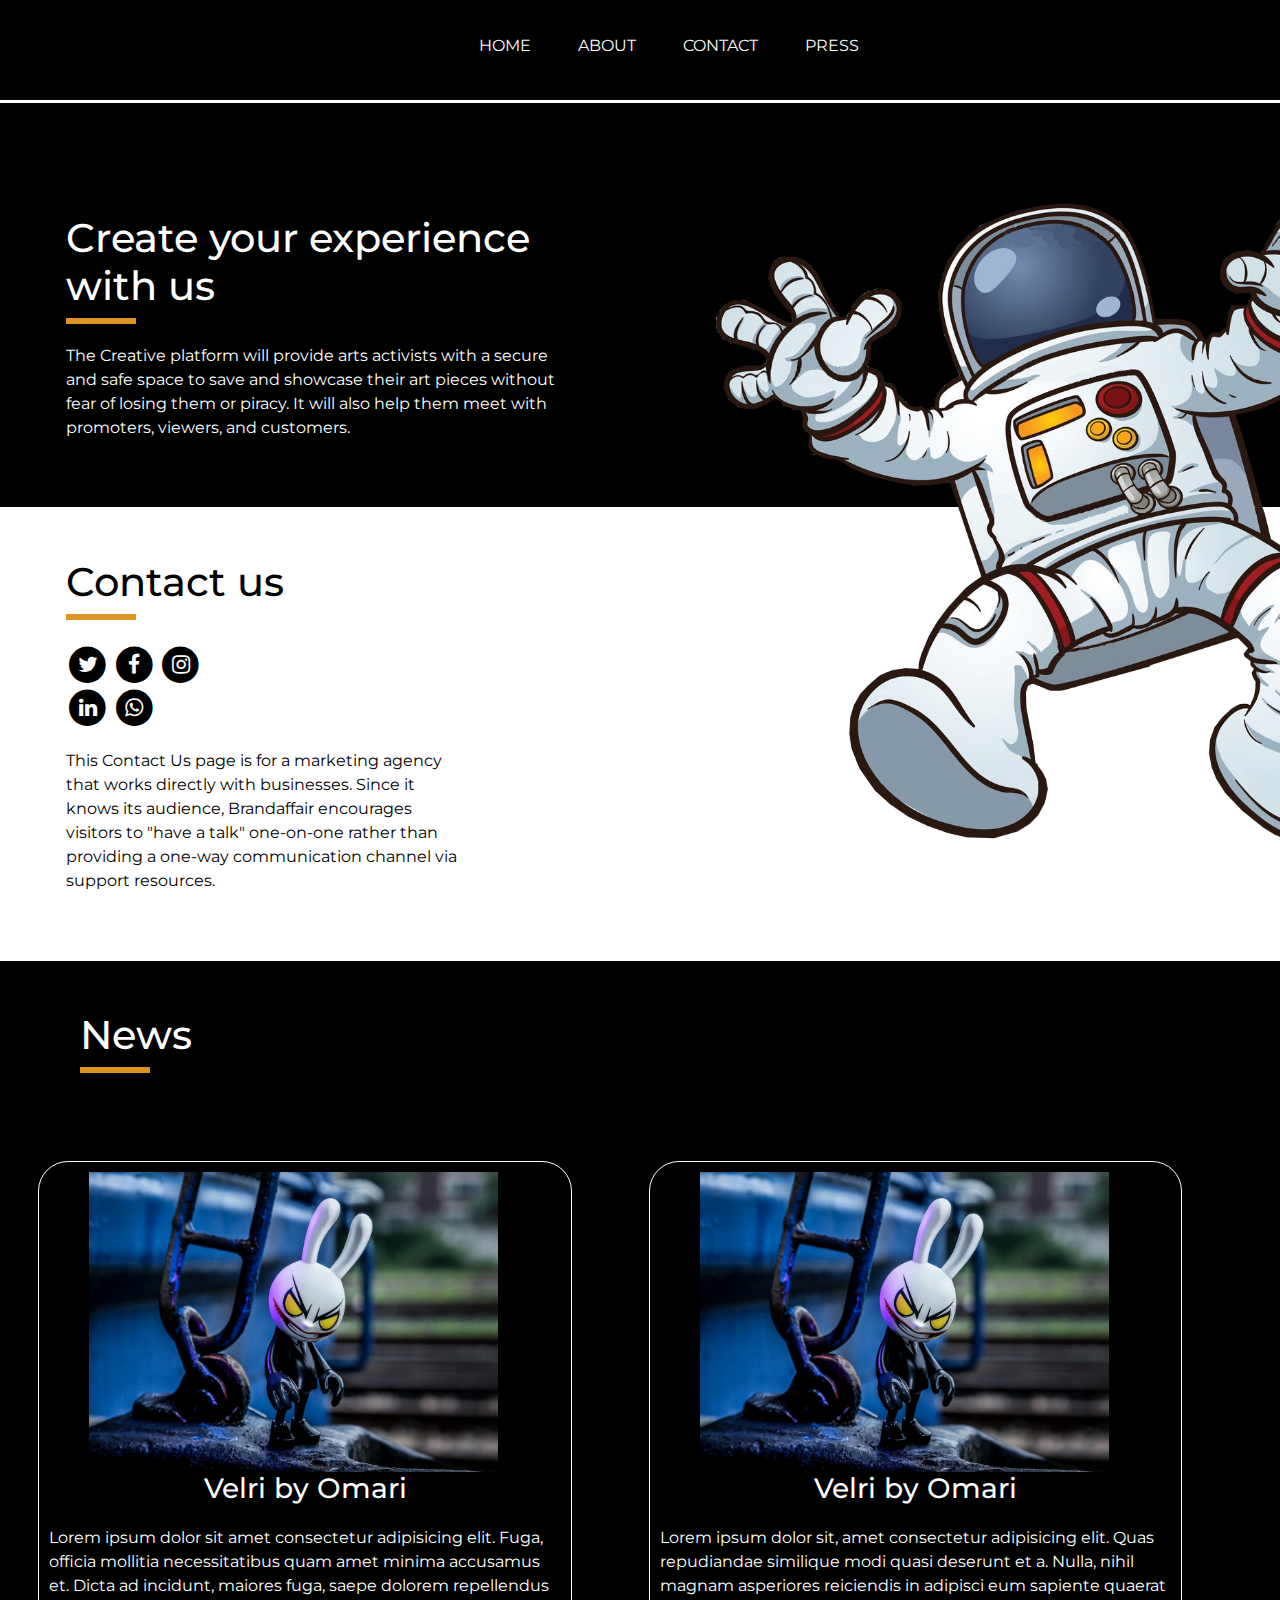
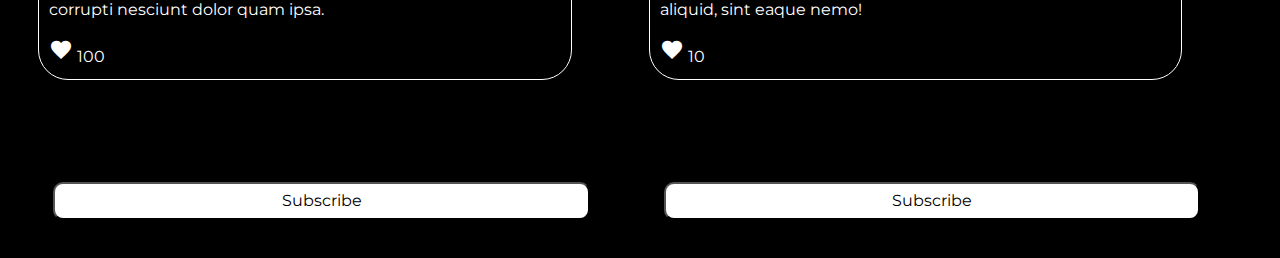
<file: about.html>
<!doctype html>
<html lang="en">
  <head>
    <!-- Required meta tags -->
    <meta charset="utf-8">
    <meta name="viewport" content="width=device-width, initial-scale=1, shrink-to-fit=no">
    <link rel="preconnect" href="https://fonts.googleapis.com">
    <link rel="preconnect" href="https://fonts.gstatic.com" crossorigin>
    <link href="https://fonts.googleapis.com/css2?family=Montserrat:wght@500&display=swap" rel="stylesheet">
    <!-- Bootstrap CSS -->
    <link rel="stylesheet" href="https://cdnjs.cloudflare.com/ajax/libs/font-awesome/4.7.0/css/font-awesome.min.css">
    <link rel="stylesheet" href="https://cdn.jsdelivr.net/npm/bootstrap@4.4.1/dist/css/bootstrap.min.css" integrity="sha384-Vkoo8x4CGsO3+Hhxv8T/Q5PaXtkKtu6ug5TOeNV6gBiFeWPGFN9MuhOf23Q9Ifjh" crossorigin="anonymous">

    <link rel="stylesheet" href="https://fonts.googleapis.com/css2?family=Material+Symbols+Outlined:opsz,wght,FILL,GRAD@20..48,100..700,0..1,-50..200" />
    <style>
        body{
            background-color: black;
            color: white;
            font-family: 'Montserrat', sans-serif;
        }
        .nav {
            margin-top: 2%;
            margin-bottom: 2.5%;
            border-radius: 0;
            background-color: black;
            color: white;
            border-color: white;
            text-align: center;
            margin-left: 35%;
          }
          
          .nav a{
              padding-bottom: 10px;
              margin-left: 15px;
              position: relative;
              text-decoration: none;
              color: white;
          }
          .nav a::before{
              content: '';
              position: absolute;
              width: 100%;
              height: 2.2px;
              border-radius: 40px;
              background-color: white;
              bottom: 0;
              left: 0;
              transform-origin: right;
              transform: scaleX(0);
              transition: transform .2s ease-in-out;
          }
          
          .nav a:hover::before {
              transform-origin: left;
              transform: scaleX(1);
            }
          


          .new1 {
            border-top: 3px solid white;
            margin-bottom: 60px;
          }

          
          .new2 {
            border-top: 6px solid #DF9322;
            margin-bottom: 60px;
            max-width: 70px;
            margin: 0px;
          }


          .thumbnail{
            margin-left: 40px;
          }

          p{
            margin-top: 20px;
            text-align: left;
          }

          #img1{
            position: absolute;
            width: 703px;
            height: 670px;
            left: 80px;
            top: 12px;
          }

          #comments{
            margin-top: 2%;
            border-style: solid;
            border-width: 1px;
            border-radius: 30px;
            border-color: white;
            padding: 10px;
          }

          .material-symbols-outlined {
            font-variation-settings:
            'FILL' 2,
            'wght' 400,
            'GRAD' 0,
            'opsz' 48
          }


          button{
            margin-top: 5%;
            background-color: white;
            padding-left: 45%;
            padding-right: 45%;
            padding-top: 1%;
            padding-bottom: 1%;
            border-radius: 10px;           
          }

          #popUpYes {
            background-color: rgb(255, 255, 255);
            color: #000000;
          }
          
          #popUpYes:hover {
            background-color: rgb(0, 0, 0);
            color: white;
          }



          .grow img{
            transition: 1s ease;
            }
            
          .grow img:hover{
            -webkit-transform: scale(1.2);
            -ms-transform: scale(1.2);
            transform: scale(1.2);
            transition: 1s ease;
            }
            

    </style>

    <title>About</title>
  </head>
  <body>
    <h1></h1>
    <div class="main-nav">
        <nav class="nav">
            <a class="nav-link" href="#">HOME</a>
            <a class="nav-link" href="#">ABOUT</a>
            <a class="nav-link" href="#">CONTACT</a>
            <a class="nav-link" href="#">PRESS</a>    
    </nav>
    </div>


    <hr class="new1">

        <div class="container-fluid">
            <div class="row">
              <div class="col-md-5" style="margin: 4%;">
                <h1>Create your experience with us</h1>
                <hr class="new2">
                <p style="text-align:left;">The Creative platform will provide arts activists with a secure and safe space to save and showcase their art pieces without fear of losing them or piracy. It will also help them meet with promoters, viewers, and customers.</p>
              </div>
              <div class="col-md-6">
                <!-- <img src="images/a2.png" alt=""> -->
                <div class="grow">
                  <img src="images/a1.png" alt="" id="img1">
                </div>
              </div>
            </div>

            <div class="row" style="background-color: white; color: black">
              <div class="col-md-4" style="margin: 4%;">
                <h1>Contact us</h1>
                <hr class="new2"><br>
                <span class="fa-stack fa-lg">
                  <i class="fa fa-circle fa-stack-2x"></i>
                  <i class="fa fa-twitter fa-stack-1x fa-inverse"></i>
                </span>
                <span class="fa-stack fa-lg">
                  <i class="fa fa-circle fa-stack-2x"></i>
                  <i class="fa fa-facebook fa-stack-1x fa-inverse"></i>
                </span>
                <span class="fa-stack fa-lg">
                  <i class="fa fa-circle fa-stack-2x"></i>
                  <i class="fa fa-instagram fa-stack-1x fa-inverse"></i>
                </span><br>
                <span class="fa-stack fa-lg">
                  <i class="fa fa-circle fa-stack-2x"></i>
                  <i class="fa fa-linkedin fa-stack-1x fa-inverse"></i>
                </span>
                <span class="fa-stack fa-lg">
                  <i class="fa fa-circle fa-stack-2x"></i>
                  <i class="fa fa-whatsapp fa-stack-1x fa-inverse"></i>
                </span><br>
                <p>This Contact Us page is for a marketing agency that works directly with businesses. Since it knows its audience, Brandaffair encourages visitors to "have a talk" one-on-one rather than providing a one-way communication channel via support resources.</p>
              </div>
            </div>


            <div class="row" style="margin: 4%;">
              <div class="col-md-6" >
                <h1>News</h1>
                <hr class="new2">
              </div>
              <div class="col-md-6">
              </div>
            </div>

            <div class="row">
              <div class="col-md-5" id="comments" style="margin: 3%;">
                <img src="images/a3.png" class="thumbnail" style="height: 300px; width:80%" alt="Cinque Terre"> 
                <h3 style="text-align: center;">Velri by Omari</h3>
                <p>Lorem ipsum dolor sit amet consectetur adipisicing elit. Fuga, officia mollitia necessitatibus quam amet minima accusamus et. Dicta ad incidunt, maiores fuga, saepe dolorem repellendus corrupti nesciunt dolor quam ipsa.</p>
                <span class="material-symbols-outlined">
                  favorite
                </span> 100
              </div>
              <div class="col-md-5" style="margin: 3%;" id="comments">
                <img src="images/a3.png" class="thumbnail" style="height: 300px; width:80%" alt="Cinque Terre"> 
                <h3 style="text-align: center;">Velri by Omari</h3>
                <p>Lorem ipsum dolor sit, amet consectetur adipisicing elit. Quas repudiandae similique modi quasi deserunt et a. Nulla, nihil magnam asperiores reiciendis in adipisci eum sapiente quaerat aliquid, sint eaque nemo!</p>
                <span class="material-symbols-outlined">
                  favorite
                </span> 10
              </div>
            </div> 
            <div class="row">
            <div class="col-md-5" style="margin: 3%;">
              <button type="submit" id="popUpYes">Subscribe</button>
            </div>
            <div class="col-md-5" style="margin: 3%;" >
              <button type="submit" id="popUpYes">Subscribe</button>
            </div>
          </div> 

            



        </div>
        
 
      </div>
    </body>
  </html>

    <!-- Optional JavaScript -->
    <!-- jQuery first, then Popper.js, then Bootstrap JS -->
    <script src="https://code.jquery.com/jquery-3.4.1.slim.min.js" integrity="sha384-J6qa4849blE2+poT4WnyKhv5vZF5SrPo0iEjwBvKU7imGFAV0wwj1yYfoRSJoZ+n" crossorigin="anonymous"></script>
    <script src="https://cdn.jsdelivr.net/npm/popper.js@1.16.0/dist/umd/popper.min.js" integrity="sha384-Q6E9RHvbIyZFJoft+2mJbHaEWldlvI9IOYy5n3zV9zzTtmI3UksdQRVvoxMfooAo" crossorigin="anonymous"></script>
    <script src="https://cdn.jsdelivr.net/npm/bootstrap@4.4.1/dist/js/bootstrap.min.js" integrity="sha384-wfSDF2E50Y2D1uUdj0O3uMBJnjuUD4Ih7YwaYd1iqfktj0Uod8GCExl3Og8ifwB6" crossorigin="anonymous"></script>
  </body>
</html>
</file>
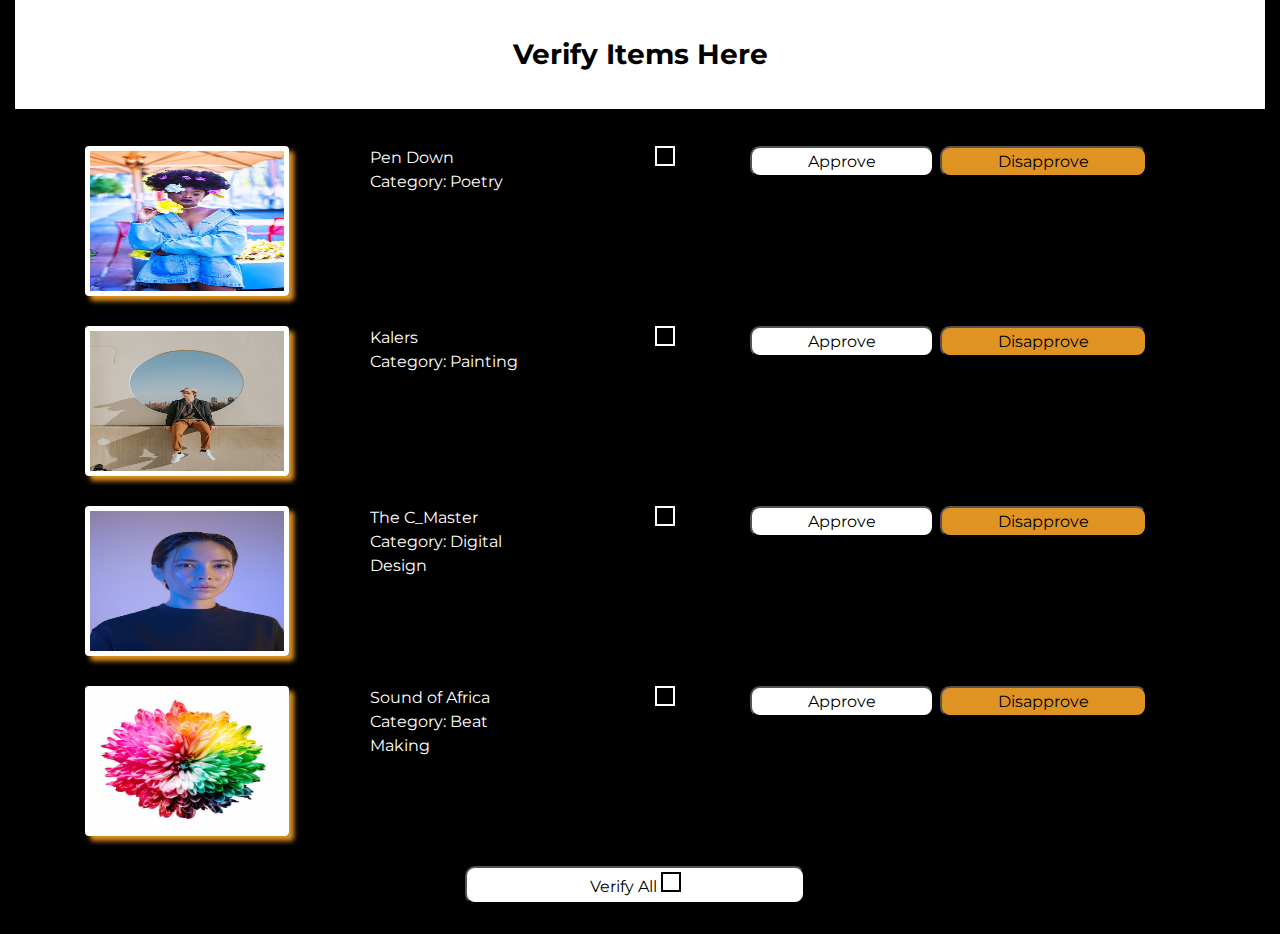
<file: adminverification.html>
<!doctype html>
<html lang="en">
  <head>
    <!-- Required meta tags -->
    <meta charset="utf-8">
    <meta name="viewport" content="width=device-width, initial-scale=1, shrink-to-fit=no">
    <link rel="preconnect" href="https://fonts.googleapis.com">
    <link rel="preconnect" href="https://fonts.gstatic.com" crossorigin>
    <link href="https://fonts.googleapis.com/css2?family=Montserrat:wght@500&display=swap" rel="stylesheet">

    <!-- Bootstrap CSS -->
    <link rel="stylesheet" href="https://cdn.jsdelivr.net/npm/bootstrap@4.4.1/dist/css/bootstrap.min.css" integrity="sha384-Vkoo8x4CGsO3+Hhxv8T/Q5PaXtkKtu6ug5TOeNV6gBiFeWPGFN9MuhOf23Q9Ifjh" crossorigin="anonymous">
    <style>
        body{
            background: #000000;
            color: white;
            font-family: 'Montserrat', sans-serif;
        }          


          .new1 {
            border-top: 3px solid white;
            margin-bottom: 60px;
          }

          img{
            border: 5px solid white;
            border-radius: 20px;
            box-shadow: 5px 5px 5px #DF9322;
            -moz-box-shadow: 5px 5px 5px #DF9322;
            -webkit-box-shadow: 5px 5px 5px #DF9322;
            -khtml-box-shadow: 5px 5px 5px ;
          }

          .nopadding{
            margin-bottom: 30px;
          }

          h3{
            color: black;
            background-color: white;
            padding: 3%;
            margin-bottom: 3%;
            text-align: center;
            font-weight: bolder;
          }

          button{
            background-color: white;
            padding-left: 35%;
            padding-right: 35%;
            padding-top: 1%;
            padding-bottom: 1%;
            border-radius: 10px;
            
          }

          #popUpYes2{
            background-color: #DF9322;
          }

          input[type="checkbox"] {
            appearance: none;
            width: 20px;
            height: 20px;
            border: 2px solid #ffffff;
            background-clip: content-box;
            padding: 3px;
        }
        
        input[type="checkbox"]:checked {
            background-color: #ffffff;
        }

        #input1[type="checkbox"] {
            appearance: none;
            width: 20px;
            height: 20px;
            border: 2px solid #000000;
            background-clip: content-box;
            padding: 3px;
        }
        
        #input1[type="checkbox"]:checked {
            background-color: #000000;
        }


    </style>

    <title>Admin Verification</title>
  </head>
  <body>


    <div class="container-fluid">
        <div class="row">
          <div class="col-md-12">
            <h3>Verify Items Here</h3>
          </div>
        </div>
    </div>



    <div class="container nopadding">
        <div class="row">
          <div class="col-md-3">
            <img src="images/eight.png" class="rounded float-left" style="height: 150px; width: 80%">          </div>
          <div class="col-md-2">
            <p>Pen Down <br> Category: Poetry</p>
          </div>
          <div class="col-md-1">
          </div>
          <div class="col-md-1">
            <input type="checkbox" value="Apple" />
          </div>
          <div class="col-md-2">
            <button type="submit" id="popUpYes1">Approve</button>
          </div>
          <div class="col-md-2">
            <button type="submit" id="popUpYes2">Disapprove</button>
          </div>

        </div>
    </div>

    <div class="container nopadding">
        <div class="row">
          <div class="col-md-3">
            <img src="images/nine.png" class="rounded float-left" style="height: 150px; width: 80%">          </div>
          <div class="col-md-2">
            <p>Kalers <br>
              Category: Painting</p>
          </div>
          <div class="col-md-1">
        </div>
        <div class="col-md-1">
          <input type="checkbox" value="Apple" />
        </div>
        <div class="col-md-2">
          <button type="submit" id="popUpYes1">Approve</button>
        </div>
        <div class="col-md-2">
          <button type="submit" id="popUpYes2">Disapprove</button>
        </div>

        </div>
    </div>


    <div class="container nopadding">
        <div class="row">
          <div class="col-md-3">
            <img src="images/ten.png" class="rounded float-left" style="height: 150px; width: 80%">          </div>
          <div class="col-md-2">
            <p>The C_Master <br>
              Category: Digital Design</p>
          </div>
          <div class="col-md-1">
        </div>
        <div class="col-md-1">
          <input type="checkbox" value="Apple" />
        </div>
        <div class="col-md-2">
          <button type="submit" id="popUpYes1">Approve</button>
        </div>
        <div class="col-md-2">
          <button type="submit" id="popUpYes2">Disapprove</button>
        </div>

        </div>
    </div>

    <div class="container nopadding">
        <div class="row">
          <div class="col-md-3 no">
            <img src="images/eleven.png" class="rounded float-left" style="height: 150px; width: 80%">          </div>
          <div class="col-md-2">
            <p>Sound of Africa <br>
              Category:  Beat Making</p>
          </div>
          <div class="col-md-1">
        </div>
        <div class="col-md-1">
          <input type="checkbox" value="Apple" />
        </div>
        <div class="col-md-2">
          <button type="submit" id="popUpYes1">Approve</button>
        </div>
        <div class="col-md-2">
          <button type="submit" id="popUpYes2">Disapprove</button>
        </div>
        </div>
    </div>

    <div class="container nopadding">
        <div class="row">
        <div class="col-md-4">
        </div>
        <div class="col-md-4">
          <button type="submit" id="popUpYes1">Verify All  <input type="checkbox" value="Apple" id="input1"/>
          </button>
        </div>
        <div class="col-md-4">
        </div>  
        </div>
    </div>



      </div>
    </body>
  </html>

    <!-- Optional JavaScript -->
    <!-- jQuery first, then Popper.js, then Bootstrap JS -->
    <script src="https://code.jquery.com/jquery-3.4.1.slim.min.js" integrity="sha384-J6qa4849blE2+poT4WnyKhv5vZF5SrPo0iEjwBvKU7imGFAV0wwj1yYfoRSJoZ+n" crossorigin="anonymous"></script>
    <script src="https://cdn.jsdelivr.net/npm/popper.js@1.16.0/dist/umd/popper.min.js" integrity="sha384-Q6E9RHvbIyZFJoft+2mJbHaEWldlvI9IOYy5n3zV9zzTtmI3UksdQRVvoxMfooAo" crossorigin="anonymous"></script>
    <script src="https://cdn.jsdelivr.net/npm/bootstrap@4.4.1/dist/js/bootstrap.min.js" integrity="sha384-wfSDF2E50Y2D1uUdj0O3uMBJnjuUD4Ih7YwaYd1iqfktj0Uod8GCExl3Og8ifwB6" crossorigin="anonymous"></script>
  </body>
</html>
</file>
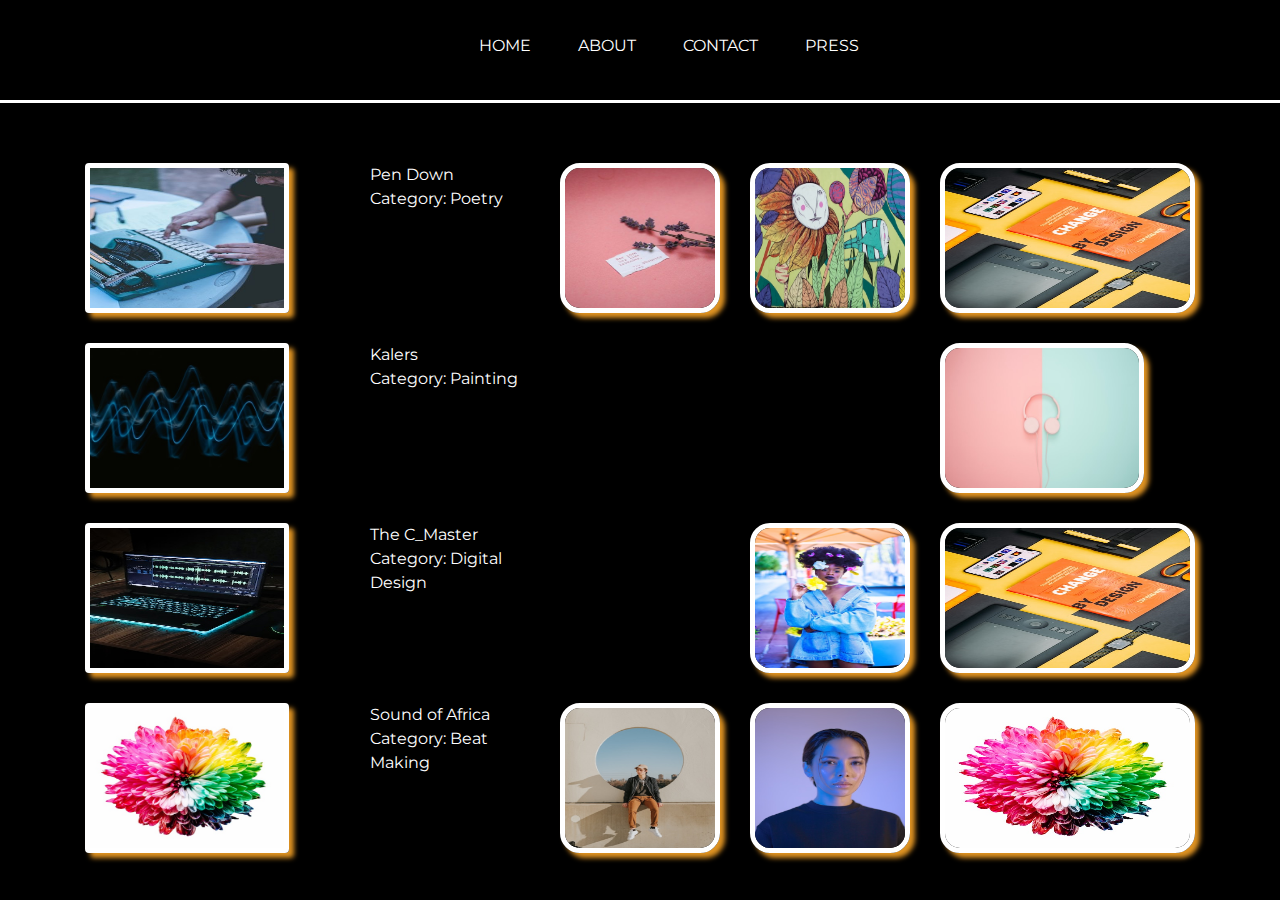
<file: artist.html>
<!doctype html>
<html lang="en">
  <head>
    <!-- Required meta tags -->
    <meta charset="utf-8">
    <meta name="viewport" content="width=device-width, initial-scale=1, shrink-to-fit=no">
    <link rel="preconnect" href="https://fonts.googleapis.com">
    <link rel="preconnect" href="https://fonts.gstatic.com" crossorigin>
    <link href="https://fonts.googleapis.com/css2?family=Montserrat:wght@500&display=swap" rel="stylesheet">

    <!-- Bootstrap CSS -->
    <link rel="stylesheet" href="https://cdn.jsdelivr.net/npm/bootstrap@4.4.1/dist/css/bootstrap.min.css" integrity="sha384-Vkoo8x4CGsO3+Hhxv8T/Q5PaXtkKtu6ug5TOeNV6gBiFeWPGFN9MuhOf23Q9Ifjh" crossorigin="anonymous">
    <style>
        body{
            background: #000000;
            color: white;
            font-family: 'Montserrat', sans-serif;
        }
        .nav {
            margin-top: 2%;
            margin-bottom: 2.5%;
            border-radius: 0;
            background-color: black;
            color: white;
            border-color: white;
            text-align: center;
            margin-left: 35%;
          }
          
          .nav a{
              padding-bottom: 10px;
              margin-left: 15px;
              position: relative;
              text-decoration: none;
              color: white;
          }
          .nav a::before{
              content: '';
              position: absolute;
              width: 100%;
              height: 2.2px;
              border-radius: 40px;
              background-color: white;
              bottom: 0;
              left: 0;
              transform-origin: right;
              transform: scaleX(0);
              transition: transform .2s ease-in-out;
          }
          
          .nav a:hover::before {
              transform-origin: left;
              transform: scaleX(1);
            }
          


          .new1 {
            border-top: 3px solid white;
            margin-bottom: 60px;
          }

          img{
            border: 5px solid white;
            border-radius: 20px;
            box-shadow: 5px 5px 5px #DF9322;
            -moz-box-shadow: 5px 5px 5px #DF9322;
            -webkit-box-shadow: 5px 5px 5px #DF9322;
            -khtml-box-shadow: 5px 5px 5px ;
          }

          .nopadding{
            margin-bottom: 30px;
          }

          

          .grow img{
            transition: 1s ease;
            }
            
            .grow img:hover{
            -webkit-transform: scale(1.2);
            -ms-transform: scale(1.2);
            transform: scale(1.2);
            transition: 1s ease;
            }
  

    </style>

    <title>Artist</title>
  </head>
  <body>
    <h1></h1>
    <div class="main-nav">
        <nav class="nav">
            <a class="nav-link" href="#">HOME</a>
            <a class="nav-link" href="#">ABOUT</a>
            <a class="nav-link" href="#">CONTACT</a>
            <a class="nav-link" href="#">PRESS</a>    
    </nav>
    </div>


    <hr class="new1">


    <div class="container nopadding">
        <div class="row">
          <div class="col-md-3">
            <div class="grow">
              <img src="images/thirteen.jpg" class="rounded float-left" style="height: 150px; width: 80%">          
            </div>
            </div>
          <div class="col-md-2">
            <p>Pen Down <br> Category: Poetry</p>
          </div>
          <div class="col-md-2">
            <div class="grow">
              <img src="images/fourteen.jpg"  style="height: 150px; width: 100%">          
            </div>
          </div>
          <div class="col-md-2">
            <div class="grow">
              <img src="images/fifteen.jpg"  style="height: 150px; width: 100%">          
            </div>
          </div>
          <div class="col-md-3">
            <div class="grow">
              <img src="images/sixteen.jpg" style="height: 150px; width: 100%">          
            </div>
          </div>

        </div>
    </div>

    <div class="container nopadding">
        <div class="row">
          <div class="col-md-3">
            <div class="grow">
              <img src="images/eighteen.jpg" class="rounded float-left" style="height: 150px; width: 80%">          
            </div>
          </div>
          <div class="col-md-2">
            <p>Kalers <br>
              Category: Painting</p>
          </div>
          <div class="col-md-2">
            <!-- <img src="images/hero_2.jpg" style="height: 150px; width: 100%"/> -->
          </div>
          <div class="col-md-2">
            <!-- <img src="images/hero_2.jpg" style="height: 150px; width: 100%"/> -->
          </div>
          <div class="col-md-3">
            <div class="grow">
              <img src="images/nineteen.jpg" style="height: 150px; width: 80%">          
            </div>
          </div>

        </div>
    </div>


    <div class="container nopadding">
        <div class="row">
          <div class="col-md-3">
            <div class="grow">
              <img src="images/twenty.jpg" class="rounded float-left" style="height: 150px; width: 80%">          
            </div>
          </div>
          <div class="col-md-2">
            <p>The C_Master <br>
              Category: Digital Design</p>
          </div>
          <div class="col-md-2">
            <!-- <img src="images/hero_2.jpg" style="height: 150px; width: 100%"/> -->
          </div>
          <div class="col-md-2">
            <div class="grow">
              <img src="images/eight.png"style="height: 150px; width: 100%">          
            </div>
          </div>
          <div class="col-md-3">
            <div class="grow">
              <img src="images/sixteen.jpg" style="height: 150px; width: 100%">          
            </div>
          </div>

        </div>
    </div>

    <div class="container nopadding">
        <div class="row">
          <div class="col-md-3 no">
            <div class="grow">
              <img src="images/eleven.png" class="rounded float-left" style="height: 150px; width: 80%">          
            </div>
          </div>
          <div class="col-md-2">
            <p>Sound of Africa <br>
              Category:  Beat Making</p>
          </div>
          <div class="col-md-2">
            <div class="grow">
              <img src="images/nine.png" style="height: 150px; width: 100%">          
            </div>
          </div>
          <div class="col-md-2">
            <div class="grow">
              <img src="images/ten.png" style="height: 150px; width: 100%">          
            </div>
          </div>
          <div class="col-md-3">
            <div class="grow">
              <img src="images/eleven.png" style="height: 150px; width: 100%">          
            </div>
          </div>

        </div>
    </div>


      </div>
    </body>
  </html>

    <!-- Optional JavaScript -->
    <!-- jQuery first, then Popper.js, then Bootstrap JS -->
    <script src="https://code.jquery.com/jquery-3.4.1.slim.min.js" integrity="sha384-J6qa4849blE2+poT4WnyKhv5vZF5SrPo0iEjwBvKU7imGFAV0wwj1yYfoRSJoZ+n" crossorigin="anonymous"></script>
    <script src="https://cdn.jsdelivr.net/npm/popper.js@1.16.0/dist/umd/popper.min.js" integrity="sha384-Q6E9RHvbIyZFJoft+2mJbHaEWldlvI9IOYy5n3zV9zzTtmI3UksdQRVvoxMfooAo" crossorigin="anonymous"></script>
    <script src="https://cdn.jsdelivr.net/npm/bootstrap@4.4.1/dist/js/bootstrap.min.js" integrity="sha384-wfSDF2E50Y2D1uUdj0O3uMBJnjuUD4Ih7YwaYd1iqfktj0Uod8GCExl3Og8ifwB6" crossorigin="anonymous"></script>
  </body>
</html>
</file>
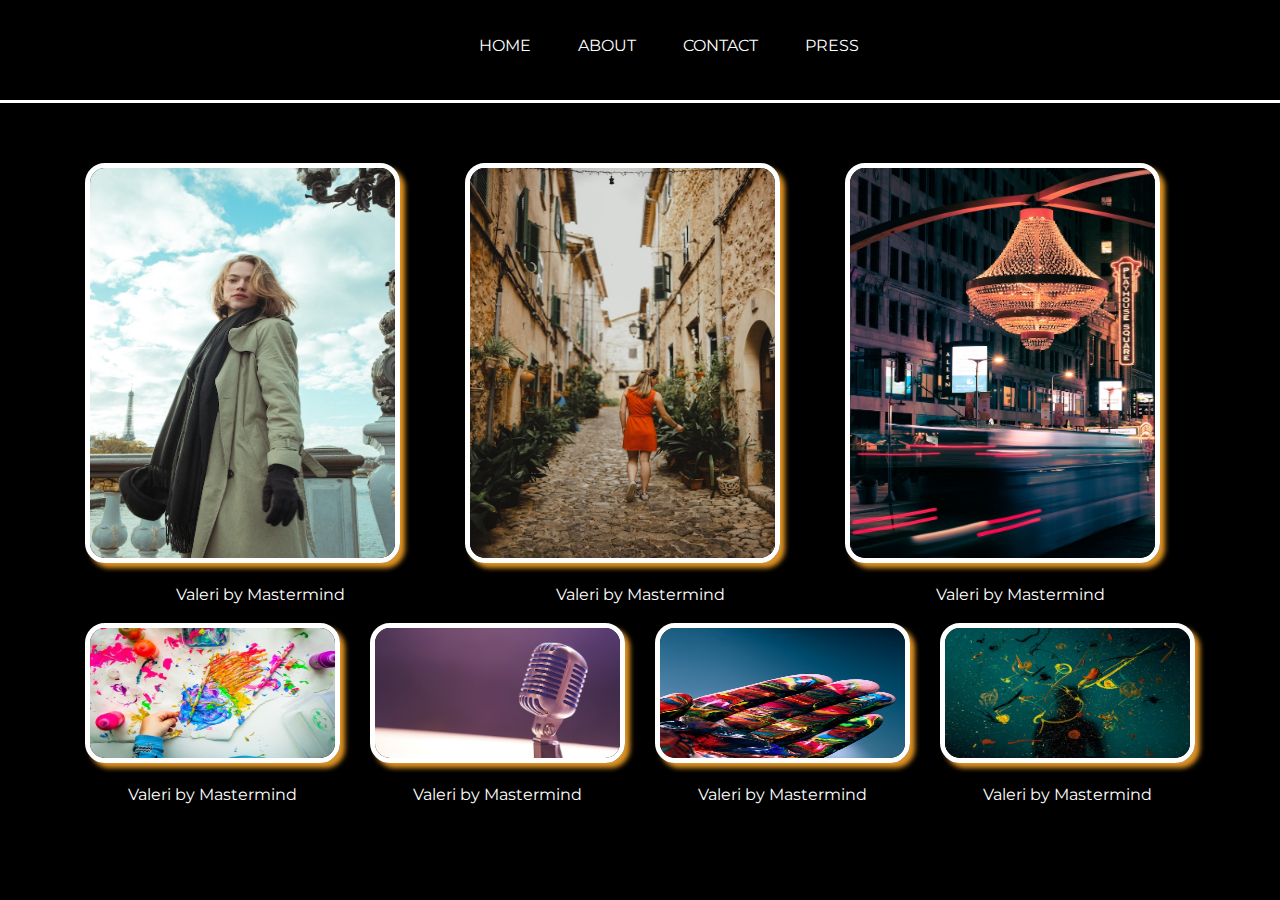
<file: arts.html>
<!doctype html>
<html lang="en">
  <head>
    <!-- Required meta tags -->
    <meta charset="utf-8">
    <meta name="viewport" content="width=device-width, initial-scale=1, shrink-to-fit=no">
    <link rel="preconnect" href="https://fonts.googleapis.com">
    <link rel="preconnect" href="https://fonts.gstatic.com" crossorigin>
    <link href="https://fonts.googleapis.com/css2?family=Montserrat:wght@500&display=swap" rel="stylesheet">
    <!-- Bootstrap CSS -->
    <link rel="stylesheet" href="https://cdn.jsdelivr.net/npm/bootstrap@4.4.1/dist/css/bootstrap.min.css" integrity="sha384-Vkoo8x4CGsO3+Hhxv8T/Q5PaXtkKtu6ug5TOeNV6gBiFeWPGFN9MuhOf23Q9Ifjh" crossorigin="anonymous">
    <style>
        body{
            background-color: black;
            color: white;
            font-family: 'Montserrat', sans-serif;
        }
        .nav {
            margin-top: 2%;
            margin-bottom: 2.5%;
            border-radius: 0;
            background-color: black;
            color: white;
            border-color: white;
            text-align: center;
            margin-left: 35%;
          }
          
          .nav a{
              padding-bottom: 10px;
              margin-left: 15px;
              position: relative;
              text-decoration: none;
              color: white;
          }
          .nav a::before{
              content: '';
              position: absolute;
              width: 100%;
              height: 2.2px;
              border-radius: 40px;
              background-color: white;
              bottom: 0;
              left: 0;
              transform-origin: right;
              transform: scaleX(0);
              transition: transform .2s ease-in-out;
          }
          
          .nav a:hover::before {
              transform-origin: left;
              transform: scaleX(1);
            }
          


          .new1 {
            border-top: 3px solid white;
            margin-bottom: 60px;
          }


          .thumbnail{
            margin-left: 40px;
          }

          img{
            border: 5px solid white;
            border-radius: 20px;
            box-shadow: 5px 5px 5px #DF9322;
            -moz-box-shadow: 5px 5px 5px #DF9322;
            -webkit-box-shadow: 5px 5px 5px #DF9322;
            -khtml-box-shadow: 5px 5px 5px ;
          }

          p{
            margin-top: 20px;
            text-align: center;
          }

          .hovereffect .overlay {
            width:90%;
            height:90%;
            position:absolute;
            overflow:hidden;
            top:0;
            left:0;
            opacity:0;
            background-color:rgba(0,0,0,0.5);
            -webkit-transition:all .4s ease-in-out;
            transition:all .4s ease-in-out
            }
            
            .hovereffect img {
            display:block;
            position:relative;
            -webkit-transition:all .4s linear;
            transition:all .4s linear;
            }
            
            .hovereffect h2 {
            text-transform:uppercase;
            color:#fff;
            text-align:center;
            position:relative;
            font-size:17px;
            background:rgba(0,0,0,0.6);
            -webkit-transform:translatey(-100px);
            -ms-transform:translatey(-100px);
            transform:translatey(-100px);
            -webkit-transition:all .2s ease-in-out;
            transition:all .2s ease-in-out;
            padding:10px;
            }
            
            .hovereffect a.info {
            text-decoration:none;
            display:inline-block;
            text-transform:uppercase;
            color:#fff;
            border:1px solid #fff;
            background-color:transparent;
            opacity:0;
            filter:alpha(opacity=0);
            -webkit-transition:all .2s ease-in-out;
            transition:all .2s ease-in-out;
            margin:50px 0 0;
            padding:7px 14px;
            }
            
            .hovereffect a.info:hover {
            box-shadow:0 0 5px #fff;
            }
            
            .hovereffect:hover img {
            -ms-transform:scale(1.2);
            -webkit-transform:scale(1.2);
            transform:scale(1.2);
            }
            
            .hovereffect:hover .overlay {
            opacity:1;
            filter:alpha(opacity=100);
            }
            
            .hovereffect:hover h2,.hovereffect:hover a.info {
            opacity:1;
            filter:alpha(opacity=100);
            -ms-transform:translatey(0);
            -webkit-transform:translatey(0);
            transform:translatey(0);
            }
            
            .hovereffect:hover a.info {
            -webkit-transition-delay:.2s;
            transition-delay:.2s;
            }  

    </style>

    <title>Arts</title>
  </head>
  <body>
    <h1></h1>
    <div class="main-nav">
        <nav class="nav">
            <a class="nav-link" href="#">HOME</a>
            <a class="nav-link" href="#">ABOUT</a>
            <a class="nav-link" href="#">CONTACT</a>
            <a class="nav-link" href="#">PRESS</a>    
    </nav>
    </div>


    <hr class="new1">

        <div class="container">
            <div class="row">
              <div class="col-md-4">
                  <div class="hovereffect">
                <img src="images/one.png" style="height: 400px; width: 90%"/>
                <p>Valeri by Mastermind</p>

                <div class="overlay">
                         <h2>Hover effect 1</h2>
                         <a class="info" href="#">link here</a>
                </div>
              </div>

              </div>
              <div class="col-md-4">
                <div class="hovereffect">
              <img src="images/two.png" style="height: 400px; width: 90%"/>
              <p>Valeri by Mastermind</p>

              <div class="overlay">
                       <h2>Hover effect 1</h2>
                       <a class="info" href="#">link here</a>
              </div>
              </div>

            </div>

              <div class="col-md-4">
                <div class="hovereffect">
                <img src="images/three.png" style="height: 400px; width: 90%"/>
                <p>Valeri by Mastermind</p>

                <div class="overlay">
                         <h2>Hover effect 1</h2>
                         <a class="info" href="#">link here</a>
                </div>
              </div>

              </div>

            </div>
        </div>

        <div class="container">
            <div class="row">
              <div class="col-md-3">
                <div class="hovereffect">
              <img src="images/four.png" style="height: 140px; width: 100%"/>
              <p>Valeri by Mastermind</p>

              <div class="overlay">
                       <h2>Hover effect 1</h2>
                       <a class="info" href="#">link here</a>
              </div>
            </div>
            </div>
            <div class="col-md-3">
              <div class="hovereffect">
            <img src="images/five.png" style="height: 140px; width: 100%"/>
            <p>Valeri by Mastermind</p>

            <div class="overlay">
                     <h2>Hover effect 1</h2>
                     <a class="info" href="#">link here</a>
            </div>
          </div>
          </div>
          <div class="col-md-3">
            <div class="hovereffect">
          <img src="images/six.png" style="height: 140px; width: 100%"/>
          <p>Valeri by Mastermind</p>

          <div class="overlay">
                   <h2>Hover effect 1</h2>
                   <a class="info" href="#">link here</a>
          </div>
        </div>
        </div>

        <div class="col-md-3">
          <div class="hovereffect">
        <img src="images/seven.png" style="height: 140px; width: 100%"/>
        <p>Valeri by Mastermind</p>

        <div class="overlay">
                 <h2>Hover effect 1</h2>
                 <a class="info" href="#">link here</a>
        </div>
      </div>
      </div>
      
      </div>
        </div>

 
      </div>
    </body>
  </html>

    <!-- Optional JavaScript -->
    <!-- jQuery first, then Popper.js, then Bootstrap JS -->
    <script src="https://code.jquery.com/jquery-3.4.1.slim.min.js" integrity="sha384-J6qa4849blE2+poT4WnyKhv5vZF5SrPo0iEjwBvKU7imGFAV0wwj1yYfoRSJoZ+n" crossorigin="anonymous"></script>
    <script src="https://cdn.jsdelivr.net/npm/popper.js@1.16.0/dist/umd/popper.min.js" integrity="sha384-Q6E9RHvbIyZFJoft+2mJbHaEWldlvI9IOYy5n3zV9zzTtmI3UksdQRVvoxMfooAo" crossorigin="anonymous"></script>
    <script src="https://cdn.jsdelivr.net/npm/bootstrap@4.4.1/dist/js/bootstrap.min.js" integrity="sha384-wfSDF2E50Y2D1uUdj0O3uMBJnjuUD4Ih7YwaYd1iqfktj0Uod8GCExl3Og8ifwB6" crossorigin="anonymous"></script>
  </body>
</html>
</file>
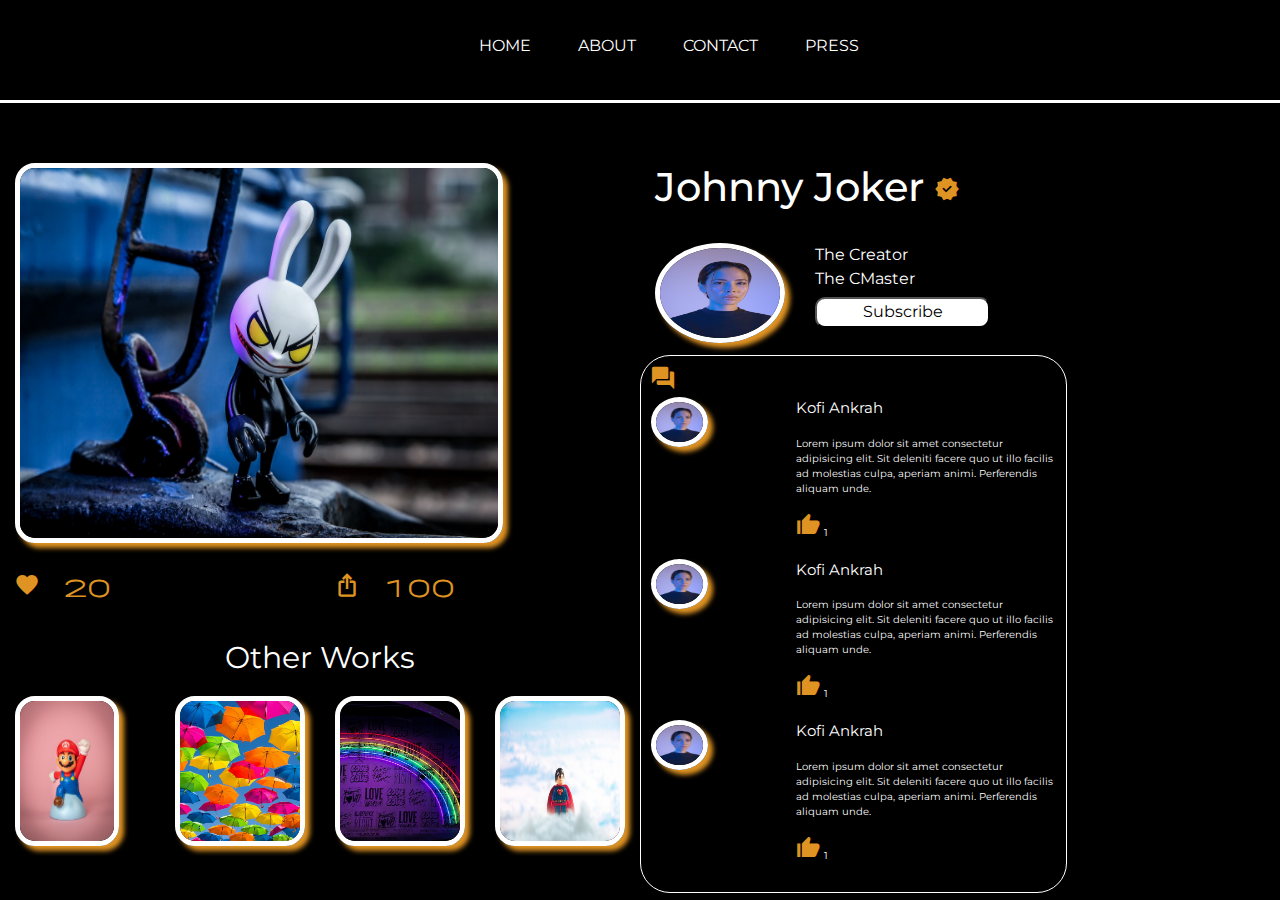
<file: individualartist.html>
<!doctype html>
<html lang="en">
  <head>
    <!-- Required meta tags -->
    <meta charset="utf-8">
    <meta name="viewport" content="width=device-width, initial-scale=1, shrink-to-fit=no">
    <link rel="preconnect" href="https://fonts.googleapis.com">
    <link rel="preconnect" href="https://fonts.gstatic.com" crossorigin>
    <link href="https://fonts.googleapis.com/css2?family=Montserrat:wght@500&display=swap" rel="stylesheet">

    <link rel="stylesheet" href="https://fonts.googleapis.com/css2?family=Material+Symbols+Outlined:opsz,wght,FILL,GRAD@20..48,100..700,0..1,-50..200" />
    <!-- Bootstrap CSS -->
    <link rel="stylesheet" href="https://cdn.jsdelivr.net/npm/bootstrap@4.4.1/dist/css/bootstrap.min.css" integrity="sha384-Vkoo8x4CGsO3+Hhxv8T/Q5PaXtkKtu6ug5TOeNV6gBiFeWPGFN9MuhOf23Q9Ifjh" crossorigin="anonymous">
    <style>
        body{
            background: #000000;
            color: white;
            font-family: 'Montserrat', sans-serif;
        }
        .nav {
            margin-top: 2%;
            margin-bottom: 2.5%;
            border-radius: 0;
            background-color: black;
            color: white;
            border-color: white;
            text-align: center;
            margin-left: 35%;
          }
          
          .nav a{
              padding-bottom: 10px;
              margin-left: 15px;
              position: relative;
              text-decoration: none;
              color: white;
          }
          .nav a::before{
              content: '';
              position: absolute;
              width: 100%;
              height: 2.2px;
              border-radius: 40px;
              background-color: white;
              bottom: 0;
              left: 0;
              transform-origin: right;
              transform: scaleX(0);
              transition: transform .2s ease-in-out;
          }
          
          .nav a:hover::before {
              transform-origin: left;
              transform: scaleX(1);
            }
          


          .new1 {
            border-top: 3px solid white;
            margin-bottom: 60px;
          }

          img{
            border: 5px solid white;
            border-radius: 20px;
            box-shadow: 5px 5px 5px #DF9322;
            -moz-box-shadow: 5px 5px 5px #DF9322;
            -webkit-box-shadow: 5px 5px 5px #DF9322;
            -khtml-box-shadow: 5px 5px 5px ;
          }

          .nopadding{
            margin-bottom: 30px;
          }

          .material-symbols-outlined {
            color: #DF9322;
              font-variation-settings:
              'FILL' 10,
              'wght' 900,
              'GRAD' 0,
              'opsz' 48
            }

            button{
              margin-top: 5%;
              background-color: white;
              padding-left: 35%;
              padding-right: 35%;
              padding-top: 1%;
              padding-bottom: 1%;
              border-radius: 10px;           
            }
  
            #popUpYes {
              background-color: rgb(255, 255, 255);
              color: #000000;
            }
            
            #popUpYes:hover {
              background-color: rgb(0, 0, 0);
              color: white;
            }
            
            #comments{
              margin-top: 2%;
              border-style: solid;
              border-width: 1px;
              border-radius: 30px;
              border-color: white;
              padding: 10px;
            }

            #commentname{
              font-size: 2px;
            }

            #commenting{
              font-size: 10px;
            }
    </style>

    <title>Individual Artist</title>
  </head>
  <body>
    <h1></h1>
    <div class="main-nav">
        <nav class="nav">
            <a class="nav-link" href="#">HOME</a>
            <a class="nav-link" href="#">ABOUT</a>
            <a class="nav-link" href="#">CONTACT</a>
            <a class="nav-link" href="#">PRESS</a>    
    </nav>
    </div>


    <hr class="new1">


    <div class="container-fluid">
        <div class="row">
          <div class="col-md-6">
            <img src="images/i1.jpg" style="height: 380px; width: 80%"> <br>
            
            <div class="row" style="margin-top: 5%;">
              <div class="col-md-6">
                <span class="material-symbols-outlined">
                  favorite 20
                  </span>
              </div>

              <div class="col-md-6">
                <span class="material-symbols-outlined">
                  ios_share 100
                  </span>
              </div>

            </div>


            <div class="row" style="margin-top: 5%;">
              <div class="col-md-12">
                <p style="font-size: 30px; text-align:center">Other Works</p>
              </div>
              <div class="col-md-3">
                <img src="images/i3.jpg" style="height: 150px; width: 80%">          
              </div>
              <div class="col-md-3">
                <img src="images/i4.jpg" style="height: 150px; width: 100%"/>
              </div>
              <div class="col-md-3">
                <img src="images/i5.jpg" style="height: 150px; width: 100%"/>
              </div>
              <div class="col-md-3">
                <img src="images/i6.jpg" style="height: 150px; width: 100%"/>
              </div>
            </div>



          </div>
          <div class="col-md-6">
            <h1>Johnny Joker   <span class="material-symbols-outlined">
              verified
              </span></h1><br>
              <!-- <img src="images/i2.jpg" class="rounded-circle" style="height: 100px; width:20%" alt="Cinque Terre">  -->
              <div class="row">
                <div class="col-md-3">
                  <img src="images/i2.jpg" class="rounded-circle" style="height: 100px; width:100%" alt="Cinque Terre"> 
                </div>
                <div class="col-md-3">
                  The Creator <br> The CMaster
                  <button type="submit" id="popUpYes">Subscribe</button>
                </div>
              </div>      
              <div class="row">
                <div class="col-md-8" id="comments">
                  <div class="material-symbols-outlined" style="text-align: center;">
                    forum
                  </div>
                    <div class="row">
                      <div class="col-md-4">
                        <img src="images/i2.jpg" class="rounded-circle" style="height: 50px; width:50%" alt="Cinque Terre"> 
                       </div>
                      <div class="col-md-8">
                        <p style="font-size: 15px;">Kofi Ankrah</p>
                        <p id="commenting">Lorem ipsum dolor sit amet consectetur adipisicing elit. Sit deleniti facere quo ut illo facilis ad molestias culpa, aperiam animi. Perferendis aliquam unde. 
                          <div class="material-symbols-outlined">
                            thumb_up
                          </div> <span style="font-size: 10px;">1</span>
                        </p>
                      </div>
                   </div>

                   <div class="row">
                    <div class="col-md-4">
                      <img src="images/i2.jpg" class="rounded-circle" style="height: 50px; width:50%" alt="Cinque Terre"> 
                     </div>
                    <div class="col-md-8">
                      <p style="font-size: 15px;">Kofi Ankrah</p>
                      <p id="commenting">Lorem ipsum dolor sit amet consectetur adipisicing elit. Sit deleniti facere quo ut illo facilis ad molestias culpa, aperiam animi. Perferendis aliquam unde. 
                        <div class="material-symbols-outlined">
                          thumb_up
                        </div> <span style="font-size: 10px;">1</span>
                      </p>
                  </div>
                 </div>

                 <div class="row">
                  <div class="col-md-4">
                    <img src="images/i2.jpg" class="rounded-circle" style="height: 50px; width:50%" alt="Cinque Terre"> 
                   </div>
                  <div class="col-md-8">
                    <p style="font-size: 15px;">Kofi Ankrah</p>
                    <p id="commenting">Lorem ipsum dolor sit amet consectetur adipisicing elit. Sit deleniti facere quo ut illo facilis ad molestias culpa, aperiam animi. Perferendis aliquam unde. 
                      <div class="material-symbols-outlined">
                        thumb_up
                      </div> <span style="font-size: 10px;">1</span>
                    </p>
              </div>
               </div>

              </div>      

          </div>
        </div>
    </div>

    <!-- <div class="container nopadding">
        <div class="row">
          <div class="col-md-3">
            <img src="images/i2.jpg" class="rounded-circle" style="height: 100px; width:20%" alt="Cinque Terre"> 
          </div>
          <div class="col-md-3">
            The Creator <br> The CMaster
          </div>
        </div>
    </div> -->

      </div>
    </body>
  </html>

    <!-- Optional JavaScript -->
    <!-- jQuery first, then Popper.js, then Bootstrap JS -->
    <script src="https://code.jquery.com/jquery-3.4.1.slim.min.js" integrity="sha384-J6qa4849blE2+poT4WnyKhv5vZF5SrPo0iEjwBvKU7imGFAV0wwj1yYfoRSJoZ+n" crossorigin="anonymous"></script>
    <script src="https://cdn.jsdelivr.net/npm/popper.js@1.16.0/dist/umd/popper.min.js" integrity="sha384-Q6E9RHvbIyZFJoft+2mJbHaEWldlvI9IOYy5n3zV9zzTtmI3UksdQRVvoxMfooAo" crossorigin="anonymous"></script>
    <script src="https://cdn.jsdelivr.net/npm/bootstrap@4.4.1/dist/js/bootstrap.min.js" integrity="sha384-wfSDF2E50Y2D1uUdj0O3uMBJnjuUD4Ih7YwaYd1iqfktj0Uod8GCExl3Og8ifwB6" crossorigin="anonymous"></script>
  </body>
</html>
</file>
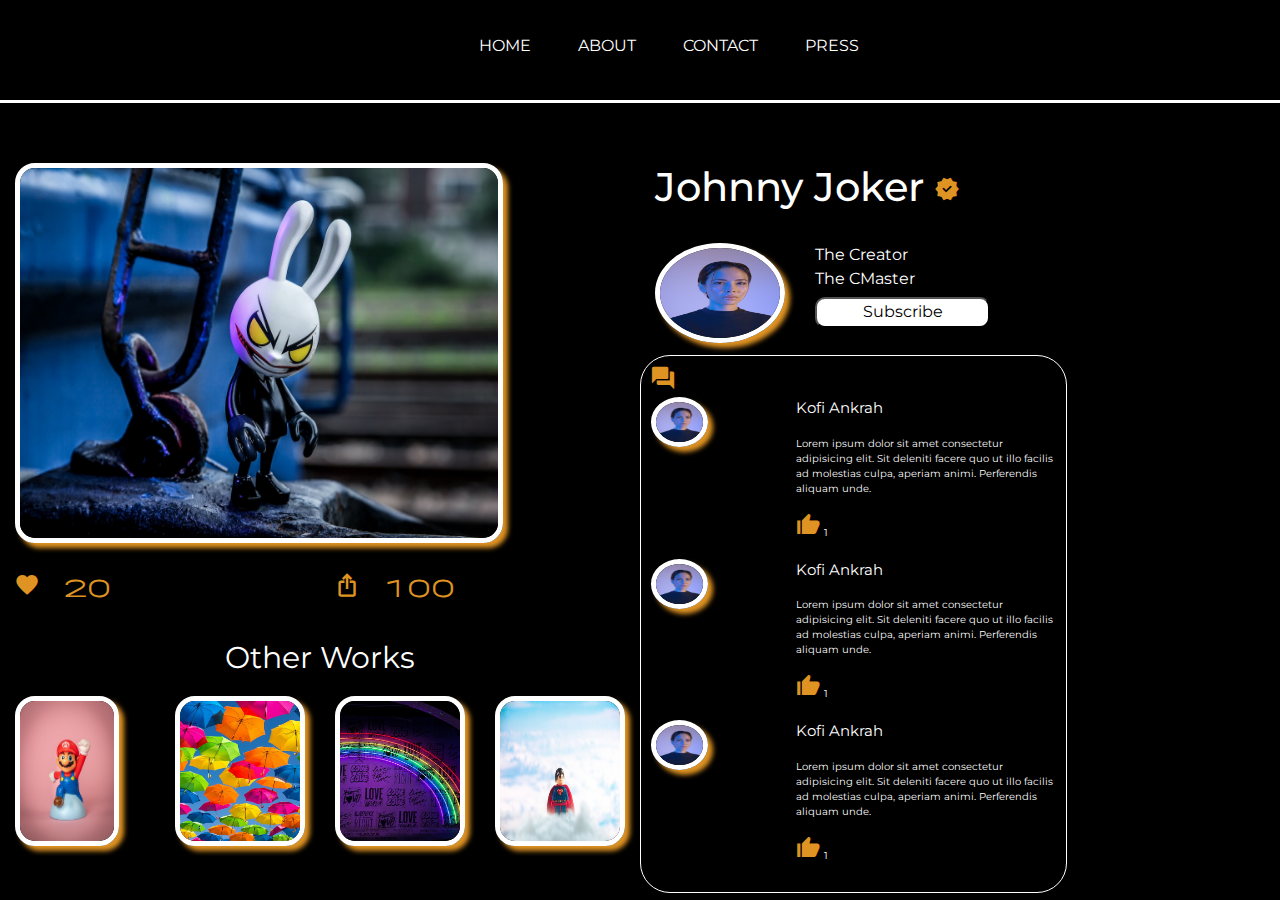
<file: individualartwork.html>
<!doctype html>
<html lang="en">
  <head>
    <!-- Required meta tags -->
    <meta charset="utf-8">
    <meta name="viewport" content="width=device-width, initial-scale=1, shrink-to-fit=no">
    <link rel="preconnect" href="https://fonts.googleapis.com">
    <link rel="preconnect" href="https://fonts.gstatic.com" crossorigin>
    <link href="https://fonts.googleapis.com/css2?family=Montserrat:wght@500&display=swap" rel="stylesheet">

    <link rel="stylesheet" href="https://fonts.googleapis.com/css2?family=Material+Symbols+Outlined:opsz,wght,FILL,GRAD@20..48,100..700,0..1,-50..200" />
    <!-- Bootstrap CSS -->
    <link rel="stylesheet" href="https://cdn.jsdelivr.net/npm/bootstrap@4.4.1/dist/css/bootstrap.min.css" integrity="sha384-Vkoo8x4CGsO3+Hhxv8T/Q5PaXtkKtu6ug5TOeNV6gBiFeWPGFN9MuhOf23Q9Ifjh" crossorigin="anonymous">
    <style>
        body{
            background: #000000;
            color: white;
            font-family: 'Montserrat', sans-serif;
        }
        .nav {
            margin-top: 2%;
            margin-bottom: 2.5%;
            border-radius: 0;
            background-color: black;
            color: white;
            border-color: white;
            text-align: center;
            margin-left: 35%;
          }
          
          .nav a{
              padding-bottom: 10px;
              margin-left: 15px;
              position: relative;
              text-decoration: none;
              color: white;
          }
          .nav a::before{
              content: '';
              position: absolute;
              width: 100%;
              height: 2.2px;
              border-radius: 40px;
              background-color: white;
              bottom: 0;
              left: 0;
              transform-origin: right;
              transform: scaleX(0);
              transition: transform .2s ease-in-out;
          }
          
          .nav a:hover::before {
              transform-origin: left;
              transform: scaleX(1);
            }
          


          .new1 {
            border-top: 3px solid white;
            margin-bottom: 60px;
          }

          img{
            border: 5px solid white;
            border-radius: 20px;
            box-shadow: 5px 5px 5px #DF9322;
            -moz-box-shadow: 5px 5px 5px #DF9322;
            -webkit-box-shadow: 5px 5px 5px #DF9322;
            -khtml-box-shadow: 5px 5px 5px ;
          }

          .nopadding{
            margin-bottom: 30px;
          }

          .material-symbols-outlined {
            color: #DF9322;
              font-variation-settings:
              'FILL' 10,
              'wght' 900,
              'GRAD' 0,
              'opsz' 48
            }

            button{
              margin-top: 5%;
              background-color: white;
              padding-left: 35%;
              padding-right: 35%;
              padding-top: 1%;
              padding-bottom: 1%;
              border-radius: 10px;           
            }
  
            #popUpYes {
              background-color: rgb(255, 255, 255);
              color: #000000;
            }
            
            #popUpYes:hover {
              background-color: rgb(0, 0, 0);
              color: white;
            }
            
            #comments{
              margin-top: 2%;
              border-style: solid;
              border-width: 1px;
              border-radius: 30px;
              border-color: white;
              padding: 10px;
            }

            #commentname{
              font-size: 2px;
            }

            #commenting{
              font-size: 10px;
            }
    </style>

    <title>Individual Artwork</title>
  </head>
  <body>
    <h1></h1>
    <div class="main-nav">
        <nav class="nav">
            <a class="nav-link" href="#">HOME</a>
            <a class="nav-link" href="#">ABOUT</a>
            <a class="nav-link" href="#">CONTACT</a>
            <a class="nav-link" href="#">PRESS</a>    
    </nav>
    </div>


    <hr class="new1">


    <div class="container-fluid">
        <div class="row">
          <div class="col-md-6">
            <img src="images/i1.jpg" style="height: 380px; width: 80%"> <br>
            
            <div class="row" style="margin-top: 5%;">
              <div class="col-md-6">
                <span class="material-symbols-outlined">
                  favorite 20
                  </span>
              </div>

              <div class="col-md-6">
                <span class="material-symbols-outlined">
                  ios_share 100
                  </span>
              </div>

            </div>


            <div class="row" style="margin-top: 5%;">
              <div class="col-md-12">
                <p style="font-size: 30px; text-align:center">Other Works</p>
              </div>
              <div class="col-md-3">
                <img src="images/i3.jpg" style="height: 150px; width: 80%">          
              </div>
              <div class="col-md-3">
                <img src="images/i4.jpg" style="height: 150px; width: 100%"/>
              </div>
              <div class="col-md-3">
                <img src="images/i5.jpg" style="height: 150px; width: 100%"/>
              </div>
              <div class="col-md-3">
                <img src="images/i6.jpg" style="height: 150px; width: 100%"/>
              </div>
            </div>



          </div>
          <div class="col-md-6">
            <h1>Johnny Joker   <span class="material-symbols-outlined">
              verified
              </span></h1><br>
              <!-- <img src="images/i2.jpg" class="rounded-circle" style="height: 100px; width:20%" alt="Cinque Terre">  -->
              <div class="row">
                <div class="col-md-3">
                  <img src="images/i2.jpg" class="rounded-circle" style="height: 100px; width:100%" alt="Cinque Terre"> 
                </div>
                <div class="col-md-3">
                  The Creator <br> The CMaster
                  <button type="submit" id="popUpYes">Subscribe</button>
                </div>
              </div>      
              <div class="row">
                <div class="col-md-8" id="comments">
                  <div class="material-symbols-outlined" style="text-align: center;">
                    forum
                  </div>
                    <div class="row">
                      <div class="col-md-4">
                        <img src="images/i2.jpg" class="rounded-circle" style="height: 50px; width:50%" alt="Cinque Terre"> 
                       </div>
                      <div class="col-md-8">
                        <p style="font-size: 15px;">Kofi Ankrah</p>
                        <p id="commenting">Lorem ipsum dolor sit amet consectetur adipisicing elit. Sit deleniti facere quo ut illo facilis ad molestias culpa, aperiam animi. Perferendis aliquam unde. 
                          <div class="material-symbols-outlined">
                            thumb_up
                          </div> <span style="font-size: 10px;">1</span>
                        </p>
                      </div>
                   </div>

                   <div class="row">
                    <div class="col-md-4">
                      <img src="images/i2.jpg" class="rounded-circle" style="height: 50px; width:50%" alt="Cinque Terre"> 
                     </div>
                    <div class="col-md-8">
                      <p style="font-size: 15px;">Kofi Ankrah</p>
                      <p id="commenting">Lorem ipsum dolor sit amet consectetur adipisicing elit. Sit deleniti facere quo ut illo facilis ad molestias culpa, aperiam animi. Perferendis aliquam unde. 
                        <div class="material-symbols-outlined">
                          thumb_up
                        </div> <span style="font-size: 10px;">1</span>
                      </p>
                  </div>
                 </div>

                 <div class="row">
                  <div class="col-md-4">
                    <img src="images/i2.jpg" class="rounded-circle" style="height: 50px; width:50%" alt="Cinque Terre"> 
                   </div>
                  <div class="col-md-8">
                    <p style="font-size: 15px;">Kofi Ankrah</p>
                    <p id="commenting">Lorem ipsum dolor sit amet consectetur adipisicing elit. Sit deleniti facere quo ut illo facilis ad molestias culpa, aperiam animi. Perferendis aliquam unde. 
                      <div class="material-symbols-outlined">
                        thumb_up
                      </div> <span style="font-size: 10px;">1</span>
                    </p>
              </div>
               </div>

              </div>      

          </div>
        </div>
    </div>

    <!-- <div class="container nopadding">
        <div class="row">
          <div class="col-md-3">
            <img src="images/i2.jpg" class="rounded-circle" style="height: 100px; width:20%" alt="Cinque Terre"> 
          </div>
          <div class="col-md-3">
            The Creator <br> The CMaster
          </div>
        </div>
    </div> -->

      </div>
    </body>
  </html>

    <!-- Optional JavaScript -->
    <!-- jQuery first, then Popper.js, then Bootstrap JS -->
    <script src="https://code.jquery.com/jquery-3.4.1.slim.min.js" integrity="sha384-J6qa4849blE2+poT4WnyKhv5vZF5SrPo0iEjwBvKU7imGFAV0wwj1yYfoRSJoZ+n" crossorigin="anonymous"></script>
    <script src="https://cdn.jsdelivr.net/npm/popper.js@1.16.0/dist/umd/popper.min.js" integrity="sha384-Q6E9RHvbIyZFJoft+2mJbHaEWldlvI9IOYy5n3zV9zzTtmI3UksdQRVvoxMfooAo" crossorigin="anonymous"></script>
    <script src="https://cdn.jsdelivr.net/npm/bootstrap@4.4.1/dist/js/bootstrap.min.js" integrity="sha384-wfSDF2E50Y2D1uUdj0O3uMBJnjuUD4Ih7YwaYd1iqfktj0Uod8GCExl3Og8ifwB6" crossorigin="anonymous"></script>
  </body>
</html>
</file>
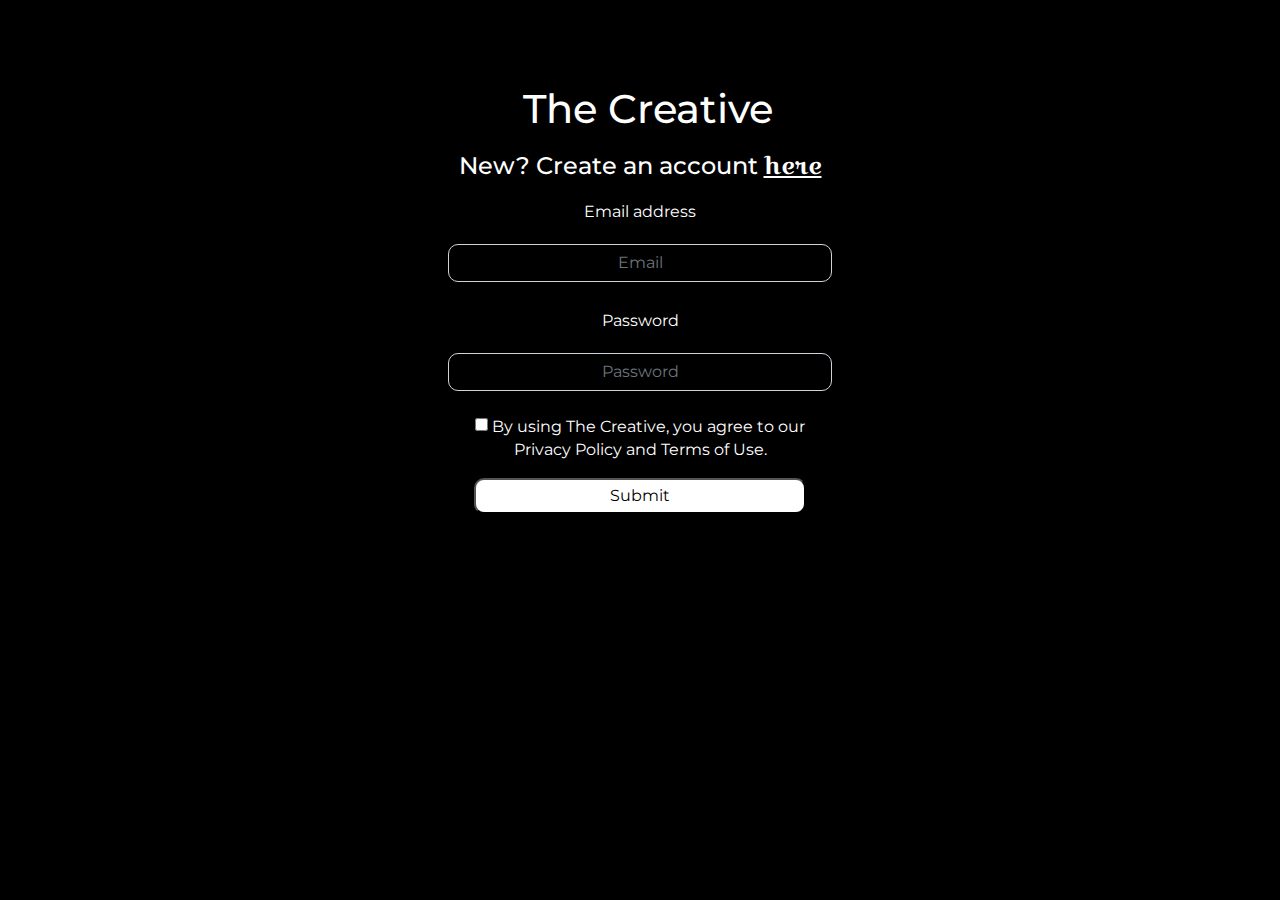
<file: login.html>
<!doctype html>
<html lang="en">
  <head>
    <!-- Required meta tags -->
    <meta charset="utf-8">
    <meta name="viewport" content="width=device-width, initial-scale=1, shrink-to-fit=no">
    <link rel="preconnect" href="https://fonts.googleapis.com">
    <link rel="preconnect" href="https://fonts.gstatic.com" crossorigin>
    <link href="https://fonts.googleapis.com/css2?family=Croissant+One&display=swap" rel="stylesheet">
    <link rel="preconnect" href="https://fonts.googleapis.com">
    <link rel="preconnect" href="https://fonts.gstatic.com" crossorigin>
    <link href="https://fonts.googleapis.com/css2?family=Montserrat:wght@500&display=swap" rel="stylesheet">
    <!-- Bootstrap CSS -->
    <link rel="stylesheet" href="https://cdn.jsdelivr.net/npm/bootstrap@4.4.1/dist/css/bootstrap.min.css" integrity="sha384-Vkoo8x4CGsO3+Hhxv8T/Q5PaXtkKtu6ug5TOeNV6gBiFeWPGFN9MuhOf23Q9Ifjh" crossorigin="anonymous">
    <style>
        body{
            background: #000000;
            color: white;
            font-family: 'Montserrat', sans-serif;
        }
        .nav {
            margin-top: 6%;
            border-radius: 0;
            background-color: black;
            color: white;
            border-color: white;
            text-align: center;
            justify-content: center;
          }
          
          .main-nav-info{
            text-align: center;
            font-family: 'Montserrat', sans-serif;
          }

          .nav a{
              padding-bottom: 10px;
              margin-left: 15px;
              position: relative;
              text-decoration: none;
              color: white;
          }
          
          form{
            text-align: center;
            margin-left: 35%;
            margin-right: 35%;
          }
         
          label{
            margin-top: 3%;
          }
         
          input{
            margin-top: 3%;
          }

          button{
            background-color: white;
            padding-left: 35%;
            padding-right: 35%;
            padding-top: 1%;
            padding-bottom: 1%;
            border-radius: 10px;           
          }
          
          #popUpYes {
            background-color: rgb(255, 255, 255);
            color: #000000;
          }
          
          #popUpYes:hover {
            background-color: rgb(0, 0, 0);
            color: white;
          }

          #exampleInputEmail1{
            border-radius: 10px;
            background-color: black;
            color: white;
            text-align: center;
          }

          #exampleInputPassword1{
            border-radius: 10px;
            background-color: black;
            color: white;
            text-align: center;
          }
          
    </style>

    <title>Login</title>
  </head>
  <body>
    <h1></h1>
    <div class="main-nav">
        <nav class="nav">
            <a class="nav-link" href="#"><h1>The Creative</h1></a>    
    </nav>
    </div>

    <div class="main-nav-info">
            <h4>New? Create an account <a href="" style="color: white; text-decoration:underline; font-family: 'Croissant One', cursive;">here</a></h4>    
    </div>



    <form>
        <div class="form-group">
          <label for="exampleInputEmail1">Email address</label>
          <input type="email" class="form-control" id="exampleInputEmail1" placeholder="Email">
        </div>
        <div class="form-group">
          <label for="exampleInputPassword1">Password</label>
          <input type="password" class="form-control" id="exampleInputPassword1" placeholder="Password">
        </div>
        <div class="form-group">
          <p class="help-block"><input type="checkbox"> By using The Creative, you agree to our Privacy Policy and Terms of Use.</p>
        </div>
        <button type="submit" id="popUpYes">Submit</button>
      </form>
      
      




      </div>
    </body>
  </html>

    <!-- Optional JavaScript -->
    <!-- jQuery first, then Popper.js, then Bootstrap JS -->
    <script src="https://code.jquery.com/jquery-3.4.1.slim.min.js" integrity="sha384-J6qa4849blE2+poT4WnyKhv5vZF5SrPo0iEjwBvKU7imGFAV0wwj1yYfoRSJoZ+n" crossorigin="anonymous"></script>
    <script src="https://cdn.jsdelivr.net/npm/popper.js@1.16.0/dist/umd/popper.min.js" integrity="sha384-Q6E9RHvbIyZFJoft+2mJbHaEWldlvI9IOYy5n3zV9zzTtmI3UksdQRVvoxMfooAo" crossorigin="anonymous"></script>
    <script src="https://cdn.jsdelivr.net/npm/bootstrap@4.4.1/dist/js/bootstrap.min.js" integrity="sha384-wfSDF2E50Y2D1uUdj0O3uMBJnjuUD4Ih7YwaYd1iqfktj0Uod8GCExl3Og8ifwB6" crossorigin="anonymous"></script>
  </body>
</html>
</file>
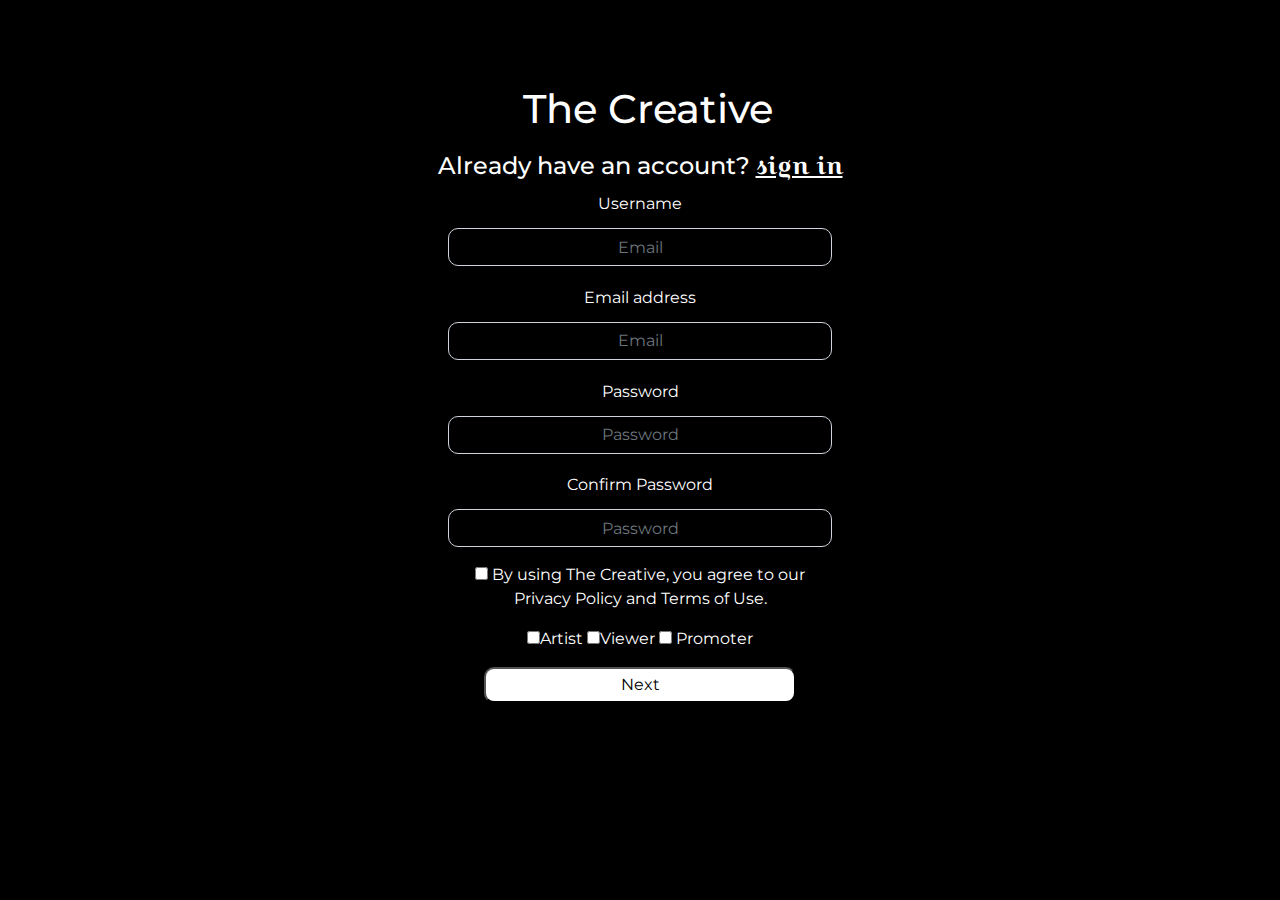
<file: signup.html>
<!doctype html>
<html lang="en">
  <head>
    <!-- Required meta tags -->
    <meta charset="utf-8">
    <meta name="viewport" content="width=device-width, initial-scale=1, shrink-to-fit=no">
    <link rel="preconnect" href="https://fonts.googleapis.com">
    <link rel="preconnect" href="https://fonts.gstatic.com" crossorigin>
    <link href="https://fonts.googleapis.com/css2?family=Croissant+One&display=swap" rel="stylesheet">
    <link rel="preconnect" href="https://fonts.googleapis.com">
    <link rel="preconnect" href="https://fonts.gstatic.com" crossorigin>
    <link href="https://fonts.googleapis.com/css2?family=Montserrat:wght@500&display=swap" rel="stylesheet">
    <!-- Bootstrap CSS -->
    <link rel="stylesheet" href="https://cdn.jsdelivr.net/npm/bootstrap@4.4.1/dist/css/bootstrap.min.css" integrity="sha384-Vkoo8x4CGsO3+Hhxv8T/Q5PaXtkKtu6ug5TOeNV6gBiFeWPGFN9MuhOf23Q9Ifjh" crossorigin="anonymous">
    <style>
        body{
            background: #000000;
            color: white;
            font-family: 'Montserrat', sans-serif;
        }
        .nav {
            margin-top: 6%;
            border-radius: 0;
            background-color: black;
            color: white;
            border-color: white;
            text-align: center;
            justify-content: center;
          }
          
          .main-nav-info{
            text-align: center;
            font-family: 'Montserrat', sans-serif;
          }

          .nav a{
              padding-bottom: 10px;
              margin-left: 15px;
              position: relative;
              text-decoration: none;
              color: white;
          }
          
          form{
            text-align: center;
            margin-left: 35%;
            margin-right: 35%;
          }
         
          label{
            margin-top: 1%;
          }
         
          input{
            margin-top: 1%;
          }

          button{
            background-color: white;
            padding-left: 35%;
            padding-right: 35%;
            padding-top: 1%;
            padding-bottom: 1%;
            border-radius: 10px;
            
          }
          
          #popUpYes {
            background-color: rgb(255, 255, 255);
            color: #000000;
          }
          
          #popUpYes:hover {
            background-color: rgb(0, 0, 0);
            color: white;
          }

          #exampleInputEmail1{
            border-radius: 10px;
            background-color: black;
            color: white;
            text-align: center;
          }

          #exampleInputPassword1{
            border-radius: 10px;
            background-color: black;
            color: white;
            text-align: center;
          }
          
    </style>

    <title>Sign Up</title>
  </head>
  <body>
    <h1></h1>
    <div class="main-nav">
        <nav class="nav">
            <a class="nav-link" href="#"><h1>The Creative</h1></a>    
    </nav>
    </div>

    <div class="main-nav-info">
            <h4>Already have an account? <a href="" style="color: white; text-decoration:underline; font-family: 'Croissant One', cursive;">sign in</a></h4>    
    </div>



    <form>
        <div class="form-group">
            <label for="exampleInputEmail1">Username</label>
            <input type="name" class="form-control" id="exampleInputEmail1" placeholder="Email">
          </div>  
        <div class="form-group">
          <label for="exampleInputEmail1">Email address</label>
          <input type="email" class="form-control" id="exampleInputEmail1" placeholder="Email">
        </div>
        <div class="form-group">
          <label for="exampleInputPassword1">Password</label>
          <input type="password" class="form-control" id="exampleInputPassword1" placeholder="Password">
        </div>
        <div class="form-group">
            <label for="exampleInputPassword1">Confirm Password</label>
            <input type="password" class="form-control" id="exampleInputPassword1" placeholder="Password">
          </div>  
          <div class="form-group">
            <p class="help-block"><input type="checkbox"> By using The Creative, you agree to our Privacy Policy and Terms of Use.</p>
          </div>
          <div class="form-group">
            <p class="help-block"><input type="checkbox">Artist <input type="checkbox">Viewer <input type="checkbox"> Promoter</p>
          </div>    
        <button type="submit" id="popUpYes">Next</button>
      </form>
      
      




      </div>
    </body>
  </html>

    <!-- Optional JavaScript -->
    <!-- jQuery first, then Popper.js, then Bootstrap JS -->
    <script src="https://code.jquery.com/jquery-3.4.1.slim.min.js" integrity="sha384-J6qa4849blE2+poT4WnyKhv5vZF5SrPo0iEjwBvKU7imGFAV0wwj1yYfoRSJoZ+n" crossorigin="anonymous"></script>
    <script src="https://cdn.jsdelivr.net/npm/popper.js@1.16.0/dist/umd/popper.min.js" integrity="sha384-Q6E9RHvbIyZFJoft+2mJbHaEWldlvI9IOYy5n3zV9zzTtmI3UksdQRVvoxMfooAo" crossorigin="anonymous"></script>
    <script src="https://cdn.jsdelivr.net/npm/bootstrap@4.4.1/dist/js/bootstrap.min.js" integrity="sha384-wfSDF2E50Y2D1uUdj0O3uMBJnjuUD4Ih7YwaYd1iqfktj0Uod8GCExl3Og8ifwB6" crossorigin="anonymous"></script>
  </body>
</html>
</file>
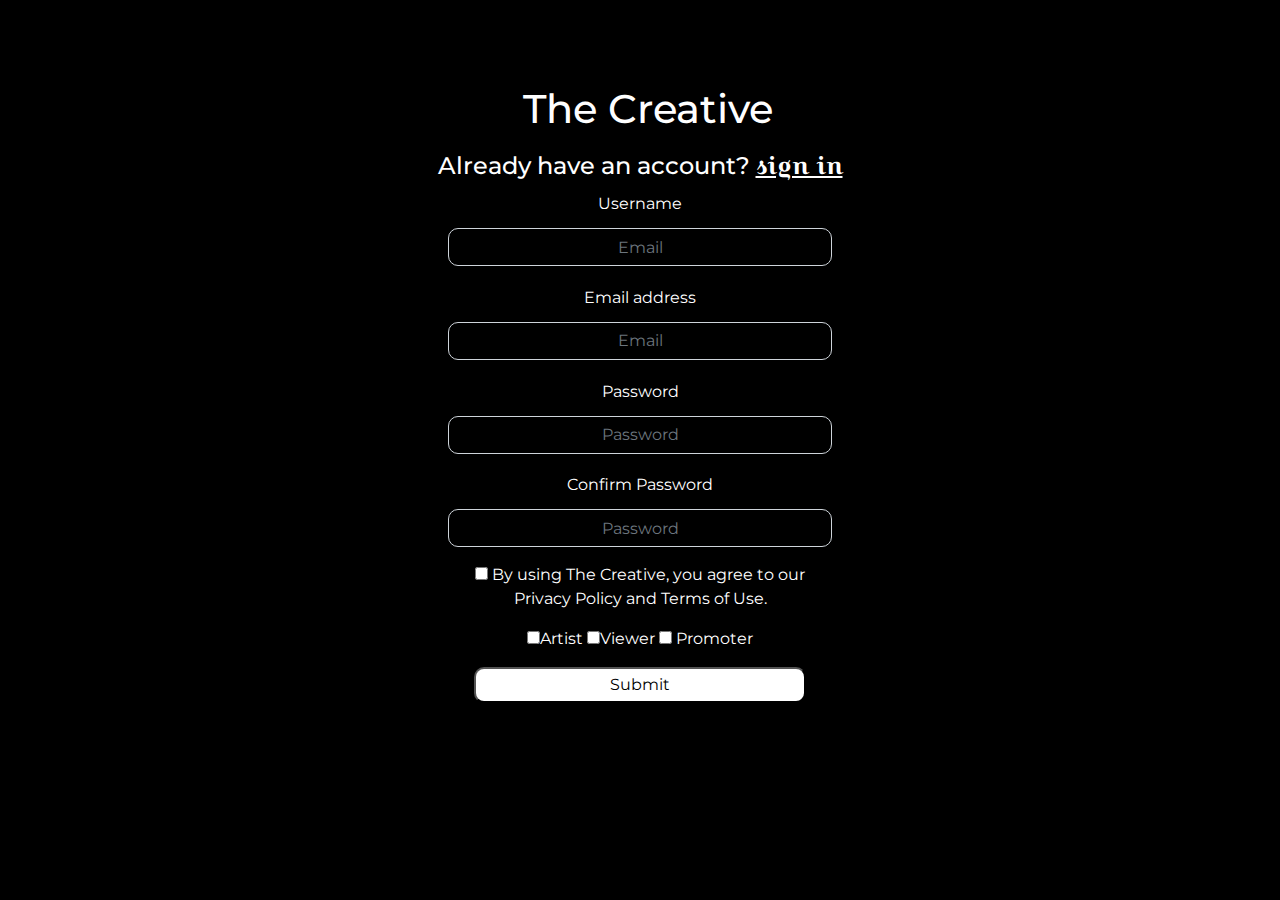
<file: signup2.html>
<!doctype html>
<html lang="en">
  <head>
    <!-- Required meta tags -->
    <meta charset="utf-8">
    <meta name="viewport" content="width=device-width, initial-scale=1, shrink-to-fit=no">
    <link rel="preconnect" href="https://fonts.googleapis.com">
    <link rel="preconnect" href="https://fonts.gstatic.com" crossorigin>
    <link href="https://fonts.googleapis.com/css2?family=Croissant+One&display=swap" rel="stylesheet">
    <link rel="preconnect" href="https://fonts.googleapis.com">
    <link rel="preconnect" href="https://fonts.gstatic.com" crossorigin>
    <link href="https://fonts.googleapis.com/css2?family=Montserrat:wght@500&display=swap" rel="stylesheet">
    <!-- Bootstrap CSS -->
    <link rel="stylesheet" href="https://cdn.jsdelivr.net/npm/bootstrap@4.4.1/dist/css/bootstrap.min.css" integrity="sha384-Vkoo8x4CGsO3+Hhxv8T/Q5PaXtkKtu6ug5TOeNV6gBiFeWPGFN9MuhOf23Q9Ifjh" crossorigin="anonymous">
    <style>
        body{
            background: #000000;
            color: white;
            font-family: 'Montserrat', sans-serif;
        }
        .nav {
            margin-top: 6%;
            border-radius: 0;
            background-color: black;
            color: white;
            border-color: white;
            text-align: center;
            justify-content: center;
          }
          
          .main-nav-info{
            text-align: center;
            font-family: 'Montserrat', sans-serif;
          }

          .nav a{
              padding-bottom: 10px;
              margin-left: 15px;
              position: relative;
              text-decoration: none;
              color: white;
          }
          
          form{
            text-align: center;
            margin-left: 35%;
            margin-right: 35%;
          }
         
          label{
            margin-top: 1%;
          }
         
          input{
            margin-top: 1%;
          }

          button{
            background-color: white;
            padding-left: 35%;
            padding-right: 35%;
            padding-top: 1%;
            padding-bottom: 1%;
            border-radius: 10px;
            
          }
          
          #popUpYes {
            background-color: rgb(255, 255, 255);
            color: #000000;
          }
          
          #popUpYes:hover {
            background-color: rgb(0, 0, 0);
            color: white;
          }

          #exampleInputEmail1{
            border-radius: 10px;
            background-color: black;
            color: white;
            text-align: center;
          }

          #exampleInputPassword1{
            border-radius: 10px;
            background-color: black;
            color: white;
            text-align: center;
          }
          
    </style>

    <title>Sign Up</title>
  </head>
  <body>
    <h1></h1>
    <div class="main-nav">
        <nav class="nav">
            <a class="nav-link" href="#"><h1>The Creative</h1></a>    
    </nav>
    </div>

    <div class="main-nav-info">
            <h4>Already have an account? <a href="" style="color: white; text-decoration:underline; font-family: 'Croissant One', cursive;">sign in</a></h4>    
    </div>



    <form>
        <div class="form-group">
            <label for="exampleInputEmail1">Username</label>
            <input type="name" class="form-control" id="exampleInputEmail1" placeholder="Email">
          </div>  
        <div class="form-group">
          <label for="exampleInputEmail1">Email address</label>
          <input type="email" class="form-control" id="exampleInputEmail1" placeholder="Email">
        </div>
        <div class="form-group">
          <label for="exampleInputPassword1">Password</label>
          <input type="password" class="form-control" id="exampleInputPassword1" placeholder="Password">
        </div>
        <div class="form-group">
            <label for="exampleInputPassword1">Confirm Password</label>
            <input type="password" class="form-control" id="exampleInputPassword1" placeholder="Password">
          </div>  
          <div class="form-group">
            <p class="help-block"><input type="checkbox"> By using The Creative, you agree to our Privacy Policy and Terms of Use.</p>
          </div>
          <div class="form-group">
            <p class="help-block"><input type="checkbox">Artist <input type="checkbox">Viewer <input type="checkbox"> Promoter</p>
          </div>    
        <button type="submit" id="popUpYes">Submit</button>
      </form>
      
      




      </div>
    </body>
  </html>

    <!-- Optional JavaScript -->
    <!-- jQuery first, then Popper.js, then Bootstrap JS -->
    <script src="https://code.jquery.com/jquery-3.4.1.slim.min.js" integrity="sha384-J6qa4849blE2+poT4WnyKhv5vZF5SrPo0iEjwBvKU7imGFAV0wwj1yYfoRSJoZ+n" crossorigin="anonymous"></script>
    <script src="https://cdn.jsdelivr.net/npm/popper.js@1.16.0/dist/umd/popper.min.js" integrity="sha384-Q6E9RHvbIyZFJoft+2mJbHaEWldlvI9IOYy5n3zV9zzTtmI3UksdQRVvoxMfooAo" crossorigin="anonymous"></script>
    <script src="https://cdn.jsdelivr.net/npm/bootstrap@4.4.1/dist/js/bootstrap.min.js" integrity="sha384-wfSDF2E50Y2D1uUdj0O3uMBJnjuUD4Ih7YwaYd1iqfktj0Uod8GCExl3Og8ifwB6" crossorigin="anonymous"></script>
  </body>
</html>
</file>
